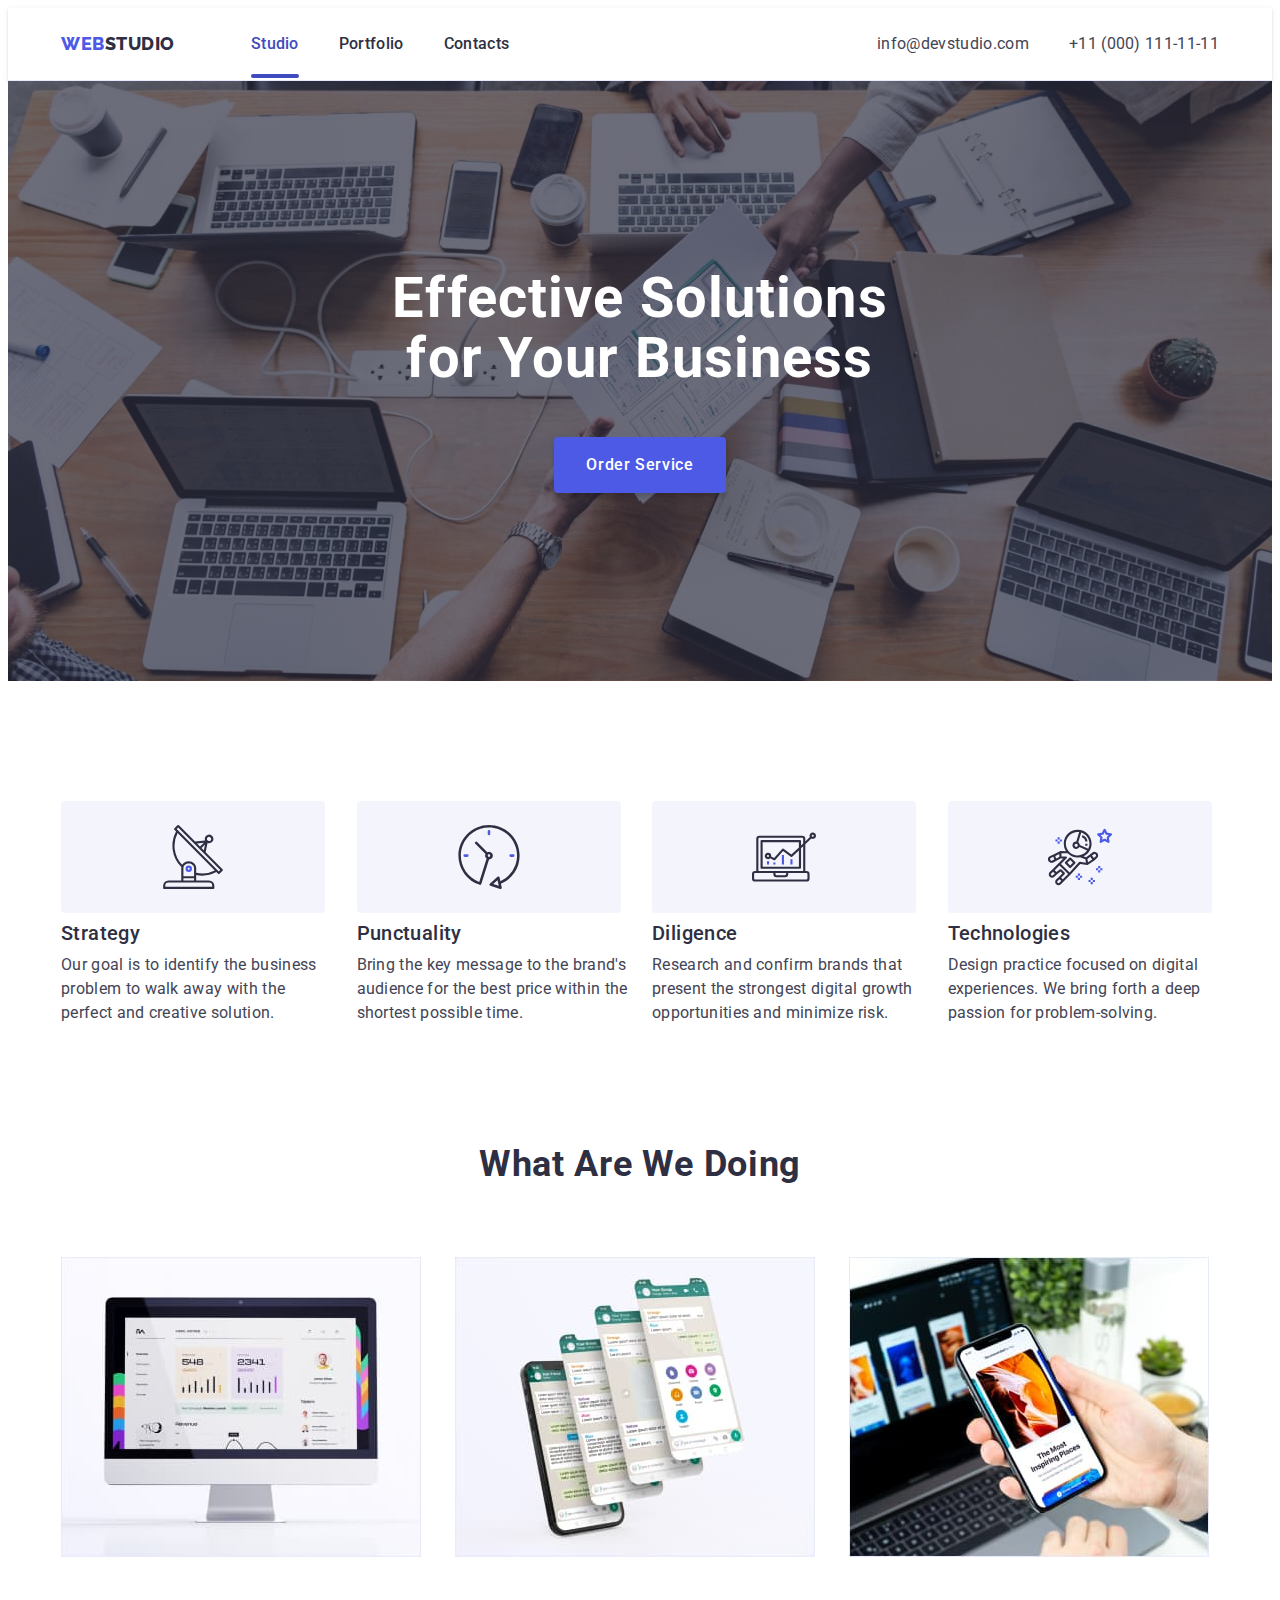
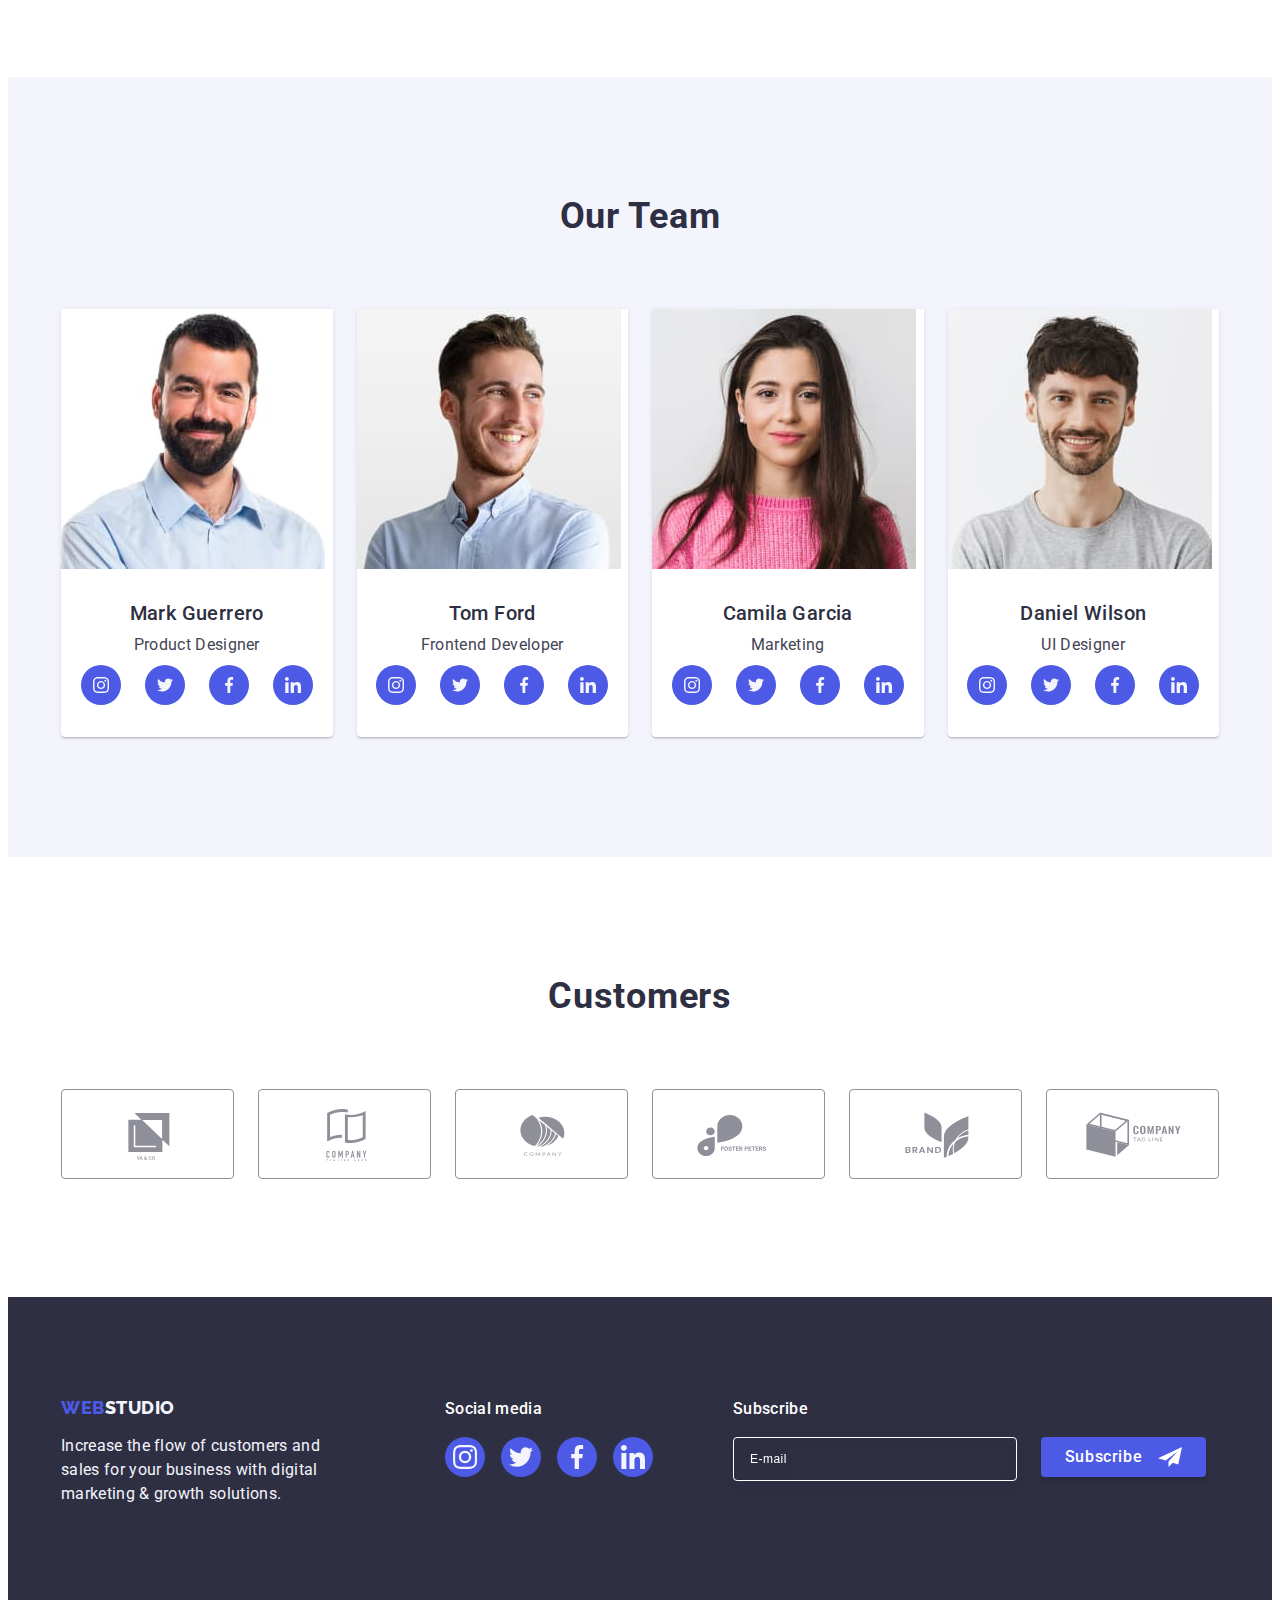
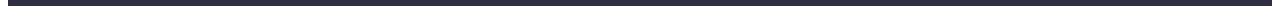
<file: index.html>
<!DOCTYPE html>
<html lang="en">
  <head>
    <meta charset="UTF-8" />
    <meta http-equiv="X-UA-Compatible" content="IE=edge" />
    <meta name="viewport" content="width=device-width, initial-scale=1.0" />
    <title>Студія</title>
    <link rel="preconnect" href="https://fonts.googleapis.com" />
    <link rel="preconnect" href="https://fonts.gstatic.com" crossorigin />
    <link
      href="https://fonts.googleapis.com/css2?family=Raleway:wght@800&family=Roboto:wght@400;500;700;900&display=swap"
      rel="stylesheet"
    />
    <link
      rel="stylesheet"
      href="https://cdnjs.cloudflare.com/ajax/libs/modern-normalize/2.0.0/modern-normalize.min.css"
      integrity="sha512-4xo8blKMVCiXpTaLzQSLSw3KFOVPWhm/TRtuPVc4WG6kUgjH6J03IBuG7JZPkcWMxJ5huwaBpOpnwYElP/m6wg=="
      crossorigin="anonymous"
      referrerpolicy="no-referrer"
    />
    <link rel="stylesheet" href="./css/styles.css" />
  </head>
  <body>
    <header class="header">
      <div class="container header-container">
        <nav class="header-nav">
          <a href="./index.html" class="header-logo link"
            >Web<span class="header-logo-part">Studio</span></a
          >
          <ul class="header-menu list">
            <li class="header-menu-item">
              <a class="header-menu-link link current" href="./index.html">Studio</a>
            </li>
            <li class="header-menu-item">
              <a class="header-menu-link link" href="./portfolio.html">Portfolio</a>
            </li>
            <li class="header-menu-item">
              <a class="header-menu-link link" href="">Contacts</a>
            </li>
          </ul>
        </nav>
        <address class="header-address">
          <ul class="header-contacts list">
            <li class="header-contacts-item">
              <a class="header-contacts-link link" href="mailto:info@devstudio.com"
                >info@devstudio.com</a
              >
            </li>
            <li class="header-contacts-item">
              <a class="header-contacts-link link" href="tel:+110001111111">+11 (000) 111-11-11</a>
            </li>
          </ul>
        </address>
      </div>
    </header>

    <main>
      <section class="hero">
        <div class="container hero-container">
          <h1 class="hero-title">Effective Solutions for Your Business</h1>
          <button class="hero-btn" type="button" data-modal-open>Order Service</button>
        </div>
      </section>
      <section class="benefits">
        <div class="container benefits-container">
          <h2 class="visually-hidden">benefits</h2>
          <ul class="benefits-list list">
            <li class="benefits-list-item">
              <div class="benefits-list-wrap">
                <svg class="benefits-list-icon" width="64" height="64">
                  <use href="./images/icons.svg#icon-antenna"></use>
                </svg>
              </div>
              <h3 class="benefits-list-subtitle">Strategy</h3>
              <p class="benefits-list-text">
                Our goal is to identify the business problem to walk away with the perfect and
                creative solution.
              </p>
            </li>
            <li class="benefits-list-item">
              <div class="benefits-list-wrap">
                <svg class="benefits-list-icon" width="64" height="64">
                  <use href="./images/icons.svg#icon-clock"></use>
                </svg>
              </div>
              <h3 class="benefits-list-subtitle">Punctuality</h3>
              <p class="benefits-list-text">
                Bring the key message to the brand's audience for the best price within the shortest
                possible time.
              </p>
            </li>
            <li class="benefits-list-item">
              <div class="benefits-list-wrap">
                <svg class="benefits-list-icon" width="64" height="64">
                  <use href="./images/icons.svg#icon-diagram"></use>
                </svg>
              </div>
              <h3 class="benefits-list-subtitle">Diligence</h3>
              <p class="benefits-list-text">
                Research and confirm brands that present the strongest digital growth opportunities
                and minimize risk.
              </p>
            </li>
            <li class="benefits-list-item">
              <div class="benefits-list-wrap">
                <svg class="benefits-list-icon" width="64" height="64">
                  <use href="./images/icons.svg#icon-astronaut"></use>
                </svg>
              </div>
              <h3 class="benefits-list-subtitle">Technologies</h3>
              <p class="benefits-list-text">
                Design practice focused on digital experiences. We bring forth a deep passion for
                problem-solving.
              </p>
            </li>
          </ul>
        </div>
      </section>
      <section class="task">
        <div class="container task-container">
          <h2 class="task-title">What are we doing</h2>
          <ul class="task-list list">
            <li class="task-item-list">
              <img src="./images/box-1.jpg" alt="desktop" width="360" height="300" />
            </li>
            <li class="task-item-list">
              <img src="./images/box-2.jpg" alt="program in the phone" width="360" height="300" />
            </li>
            <li class="task-item-list">
              <img src="./images/box-3.jpg" alt="phone" width="360" height="300" />
            </li>
          </ul>
        </div>
      </section>
      <section class="team">
        <div class="container team-container">
          <h2 class="team-title">Our Team</h2>
          <ul class="team-list list">
            <li class="team-list-item">
              <img src="./images/worker-1.jpg" alt="Mark Guerrero" width="264" height="260" />
              <div class="team-wrap">
                <h3 class="team-list-subtitle">Mark Guerrero</h3>
                <p class="team-list-text">Product Designer</p>

                <ul class="team-soc-list">
                  <li class="team-soc-item">
                    <a
                      class="team-list-link link"
                      href=""
                      target="_blank"
                      rel="noopener noreferrer"
                    >
                      <svg class="team-list-icon" width="16" height="16">
                        <use href="./images/icons.svg#icon-instagram"></use>
                      </svg>
                    </a>
                  </li>
                  <li class="team-soc-item">
                    <a
                      class="team-list-link link"
                      href=""
                      target="_blank"
                      rel="noopener noreferrer"
                    >
                      <svg class="team-list-icon" width="16" height="16">
                        <use href="./images/icons.svg#icon-twitter"></use>
                      </svg>
                    </a>
                  </li>
                  <li class="team-soc-item">
                    <a
                      class="team-list-link link"
                      href=""
                      target="_blank"
                      rel="noopener noreferrer"
                    >
                      <svg class="team-list-icon" width="16" height="16">
                        <use href="./images/icons.svg#icon-facebook"></use>
                      </svg>
                    </a>
                  </li>
                  <li class="team-soc-item">
                    <a
                      class="team-list-link link"
                      href=""
                      target="_blank"
                      rel="noopener noreferrer"
                    >
                      <svg class="team-list-icon" width="16" height="16">
                        <use href="./images/icons.svg#icon-linkedin"></use>
                      </svg>
                    </a>
                  </li>
                </ul>
              </div>
            </li>
            <li class="team-list-item">
              <img src="./images/worker-2.jpg" alt="Tom Ford" width="264" height="260" />
              <div class="team-wrap">
                <h3 class="team-list-subtitle">Tom Ford</h3>
                <p class="team-list-text">Frontend Developer</p>
                <ul class="team-soc-list">
                  <li class="team-soc-item">
                    <a
                      class="team-list-link link"
                      href=""
                      target="_blank"
                      rel="noopener noreferrer"
                    >
                      <svg class="team-list-icon" width="16" height="16">
                        <use href="./images/icons.svg#icon-instagram"></use>
                      </svg>
                    </a>
                  </li>
                  <li class="team-soc-item">
                    <a
                      class="team-list-link link"
                      href=""
                      target="_blank"
                      rel="noopener noreferrer"
                    >
                      <svg class="team-list-icon" width="16" height="16">
                        <use href="./images/icons.svg#icon-twitter"></use>
                      </svg>
                    </a>
                  </li>
                  <li class="team-soc-item">
                    <a
                      class="team-list-link link"
                      href=""
                      target="_blank"
                      rel="noopener noreferrer"
                    >
                      <svg class="team-list-icon" width="16" height="16">
                        <use href="./images/icons.svg#icon-facebook"></use>
                      </svg>
                    </a>
                  </li>
                  <li class="team-soc-item">
                    <a
                      class="team-list-link link"
                      href=""
                      target="_blank"
                      rel="noopener noreferrer"
                    >
                      <svg class="team-list-icon" width="16" height="16">
                        <use href="./images/icons.svg#icon-linkedin"></use>
                      </svg>
                    </a>
                  </li>
                </ul>
              </div>
            </li>
            <li class="team-list-item">
              <img src="./images/worker-3.jpg" alt="Camila Garcia" width="264" height="260" />
              <div class="team-wrap">
                <h3 class="team-list-subtitle">Camila Garcia</h3>
                <p class="team-list-text">Marketing</p>

                <ul class="team-soc-list">
                  <li class="team-soc-item">
                    <a
                      class="team-list-link link"
                      href=""
                      target="_blank"
                      rel="noopener noreferrer"
                    >
                      <svg class="team-list-icon" width="16" height="16">
                        <use href="./images/icons.svg#icon-instagram"></use>
                      </svg>
                    </a>
                  </li>
                  <li class="team-soc-item">
                    <a
                      class="team-list-link link"
                      href=""
                      target="_blank"
                      rel="noopener noreferrer"
                    >
                      <svg class="team-list-icon" width="16" height="16">
                        <use href="./images/icons.svg#icon-twitter"></use>
                      </svg>
                    </a>
                  </li>
                  <li class="team-soc-item">
                    <a
                      class="team-list-link link"
                      href=""
                      target="_blank"
                      rel="noopener noreferrer"
                    >
                      <svg class="team-list-icon" width="16" height="16">
                        <use href="./images/icons.svg#icon-facebook"></use>
                      </svg>
                    </a>
                  </li>
                  <li class="team-soc-item">
                    <a
                      class="team-list-link link"
                      href=""
                      target="_blank"
                      rel="noopener noreferrer"
                    >
                      <svg class="team-list-icon" width="16" height="16">
                        <use href="./images/icons.svg#icon-linkedin"></use>
                      </svg>
                    </a>
                  </li>
                </ul>
              </div>
            </li>
            <li class="team-list-item">
              <img src="./images/worker-4.jpg" alt="Daniel Wilson" width="264" height="260" />
              <div class="team-wrap">
                <h3 class="team-list-subtitle">Daniel Wilson</h3>
                <p class="team-list-text">UI Designer</p>

                <ul class="team-soc-list">
                  <li class="team-soc-item">
                    <a
                      class="team-list-link link"
                      href=""
                      target="_blank"
                      rel="noopener noreferrer"
                    >
                      <svg class="team-list-icon" width="16" height="16">
                        <use href="./images/icons.svg#icon-instagram"></use>
                      </svg>
                    </a>
                  </li>
                  <li class="team-soc-item">
                    <a
                      class="team-list-link link"
                      href=""
                      target="_blank"
                      rel="noopener noreferrer"
                    >
                      <svg class="team-list-icon" width="16" height="16">
                        <use href="./images/icons.svg#icon-twitter"></use>
                      </svg>
                    </a>
                  </li>
                  <li class="team-soc-item">
                    <a
                      class="team-list-link link"
                      href=""
                      target="_blank"
                      rel="noopener noreferrer"
                    >
                      <svg class="team-list-icon" width="16" height="16">
                        <use href="./images/icons.svg#icon-facebook"></use>
                      </svg>
                    </a>
                  </li>
                  <li class="team-soc-item">
                    <a
                      class="team-list-link link"
                      href=""
                      target="_blank"
                      rel="noopener noreferrer"
                    >
                      <svg class="team-list-icon" width="16" height="16">
                        <use href="./images/icons.svg#icon-linkedin"></use>
                      </svg>
                    </a>
                  </li>
                </ul>
              </div>
            </li>
          </ul>
        </div>
      </section>
      <section class="customers">
        <div class="container customers-container">
          <h2 class="customers-title">Customers</h2>
          <ul class="customers-list list">
            <li class="customers-list-item">
              <a class="customers-list-link link" href="">
                <svg class="customers-list-icon" width="104" height="56">
                  <use href="./images/icons.svg#icon-logo-1"></use>
                </svg>
              </a>
            </li>
            <li class="customers-list-item">
              <a class="customers-list-link link" href="">
                <svg class="customers-list-icon" width="104" height="56">
                  <use href="./images/icons.svg#icon-logo-2"></use>
                </svg>
              </a>
            </li>
            <li class="customers-list-item">
              <a class="customers-list-link link" href="">
                <svg class="customers-list-icon" width="104" height="56">
                  <use href="./images/icons.svg#icon-logo-3"></use>
                </svg>
              </a>
            </li>
            <li class="customers-list-item">
              <a class="customers-list-link link" href="">
                <svg class="customers-list-icon" width="104" height="56">
                  <use href="./images/icons.svg#icon-logo-4"></use>
                </svg>
              </a>
            </li>
            <li class="customers-list-item">
              <a class="customers-list-link link" href="">
                <svg class="customers-list-icon" width="104" height="56">
                  <use href="./images/icons.svg#icon-logo-5"></use>
                </svg>
              </a>
            </li>
            <li class="customers-list-item">
              <a class="customers-list-link link" href="">
                <svg class="customers-list-icon" width="104" height="56">
                  <use href="./images/icons.svg#icon-logo-6"></use>
                </svg>
              </a>
            </li>
          </ul>
        </div>
      </section>
    </main>

    <footer class="footer">
      <div class="container footer-container">
        <div class="footer-logo-wrap">
          <a class="footer-logo link" href="./index.html"
            >Web<span class="footer-logo-part">Studio</span></a
          >
          <p class="footer-text">
            Increase the flow of customers and sales for your business with digital marketing &
            growth solutions.
          </p>
        </div>
        <div class="footer-icon-wrap">
          <p class="footer-icon-text">Social media</p>
          <ul class="footer-icon-list">
            <li class="footer-icon-item">
              <a class="footer-list-link link" href="" target="_blank" rel="noopener noreferrer">
                <svg class="footer-list-icon" width="24" height="24">
                  <use href="./images/icons.svg#icon-instagram"></use>
                </svg>
              </a>
            </li>
            <li class="footer-icon-item">
              <a class="footer-list-link link" href="" target="_blank" rel="noopener noreferrer">
                <svg class="footer-list-icon" width="24" height="24">
                  <use href="./images/icons.svg#icon-twitter"></use>
                </svg>
              </a>
            </li>
            <li class="footer-icon-item">
              <a class="footer-list-link link" href="" target="_blank" rel="noopener noreferrer">
                <svg class="footer-list-icon" width="24" height="24">
                  <use href="./images/icons.svg#icon-facebook"></use>
                </svg>
              </a>
            </li>
            <li class="footer-icon-item">
              <a class="footer-list-link link" href="" target="_blank" rel="noopener noreferrer">
                <svg class="footer-list-icon" width="24" height="24">
                  <use href="./images/icons.svg#icon-linkedin"></use>
                </svg>
              </a>
            </li>
          </ul>
        </div>
        <div class="footer-subscripe">
          <p class="footer-subsripe-title">Subscribe</p>
          <form class="form-subscripe">
          <label class="footer-label" for="subscripe-email">
          <input class="footer-input" name="email" id="subscripe-email" type="email" placeholder="E-mail"></label>
        
        <button type="submit" class="footer-btn">Subscribe<svg class="footer-subscripe-icon" width="24" height="24">
          <use href="./images/icons.svg#icon-plane"></use>
        </svg> </button>
        </form>
      </div>
      </div>
    </footer>

    <div class="backdrop is-hidden" data-modal>
      <div class="backdrop-modal">
        <button type="button" class="backdrop-btn-close" data-modal-close>
          <svg class="backdrop-icon" width="8" height="8">
            <use href="./images/icons.svg#icon-close-black"></use>
          </svg>
        </button>
        <p class="backdrop-title">Leave your contacts and we will call you back</p>
        <form class="backdrop-form">
          <div class="backdrop-field">
            <label class="backdrop-label" for="user-name">Name</label>
          <div class="input-wrap">
            <input name="user-name"  class="backdrop-input" type="text" id="user-name">
          <svg class="backdrop-field-icon" width="18" height="24">
            <use href="./images/icons.svg#icon-person"></use></svg>
          </div>
          </div>
          
          <div class="backdrop-field">
            <label class="backdrop-label" for="user-tel">Phone</label>
            <div class="input-wrap">
              <input name="user-tel"  class="backdrop-input" type="tel" id="user-tel">
            <svg class="backdrop-field-icon" width="18" height="24">
              <use href="./images/icons.svg#icon-phone"></use></svg>
            </div>
          </div>
          <div class="backdrop-field">
            <label class="backdrop-label" for="user-email">Email</label>
            <div class="input-wrap">
              <input name="user-email"  class="backdrop-input" type="email" id="user-email">
            <svg class="backdrop-field-icon" width="18" height="24">
              <use href="./images/icons.svg#icon-email"></use></svg>
            </div>
          </div>
          <div class="backdrop-textarea-field">
            <label class="backdrop-label" for="user-comment">Comment</label>
            <textarea class="backdrop-textarea" id="user-comment" name="user-comment" placeholder="Text input" ></textarea>
          </div>
          <div class="check-wrap">
            <input type="checkbox" name="user-privacy" id="user-privacy" class="input-check visually-hidden" value="true">
            <label class="check-text" for="user-privacy">
             <span class="check-span"> <svg class="check-icon" width="10" height="8">
              <use href="./images/icons.svg#icon-check"></use></svg></span> I accept the terms and conditions of the <a class="check-link" href="">Privacy Policy</a></label>
          </div>
          <button class="backdrop-btn-send" type="submit">Send</button>
        </form>
      </div>
    </div>
    <script src="./js/modal.js"></script>
  </body>
</html>
</file>
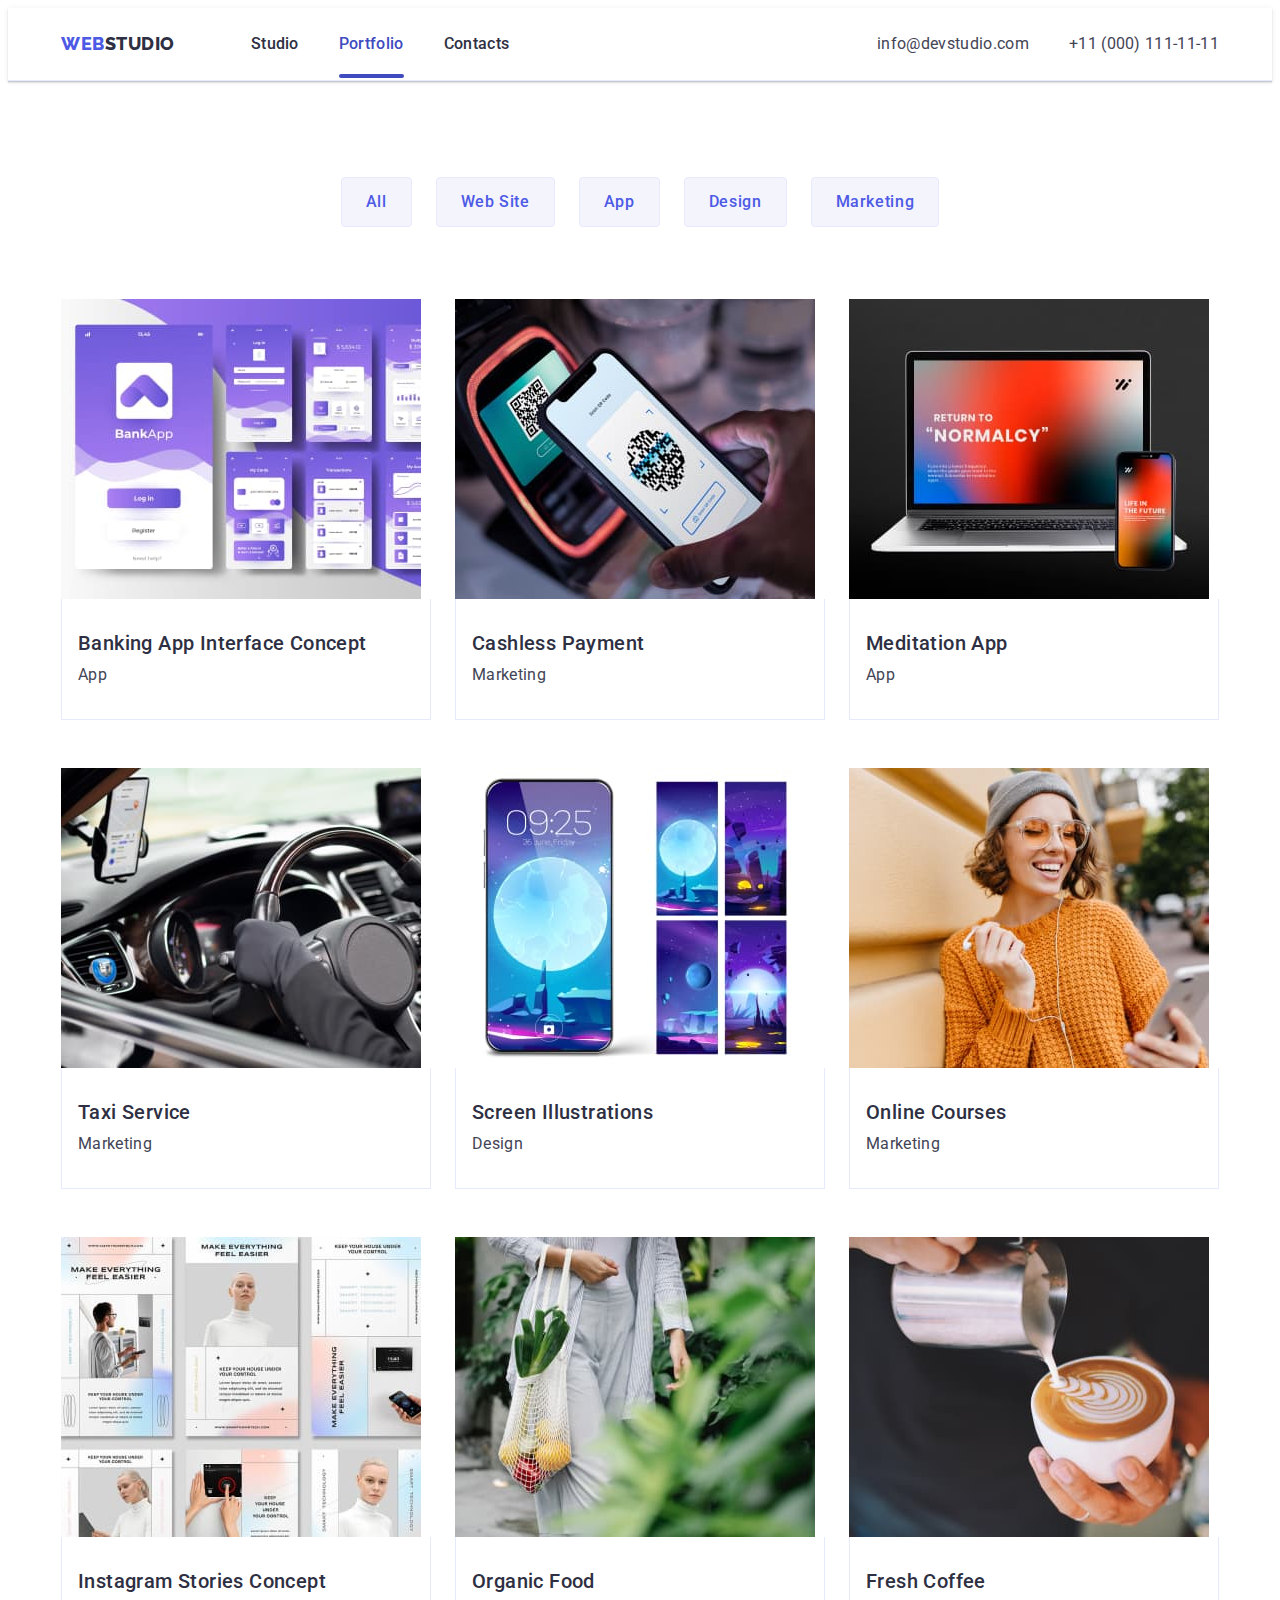
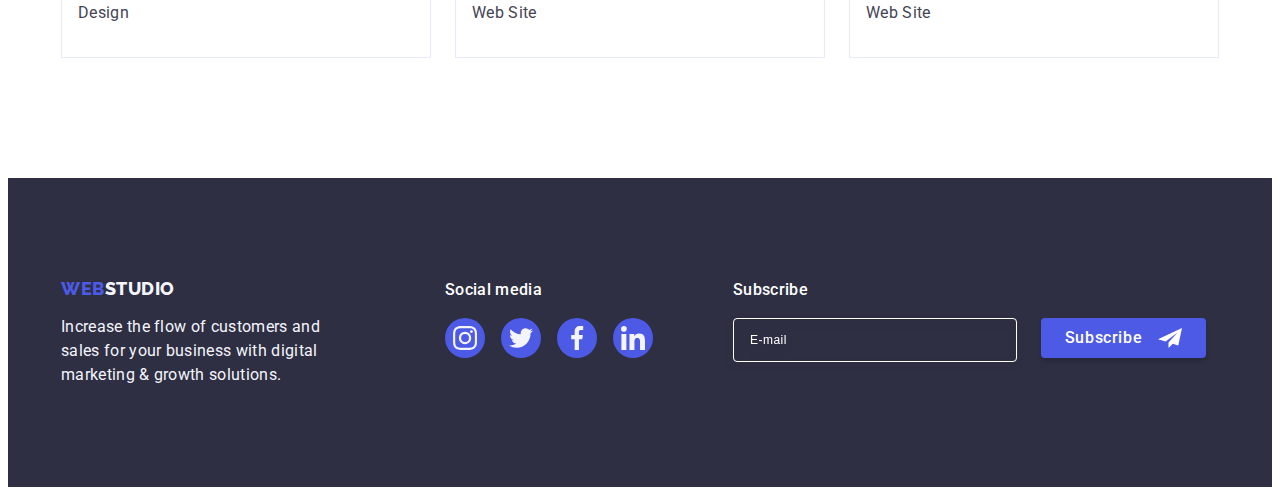
<file: portfolio.html>
<!DOCTYPE html>
<html lang="en">

<head>
  <meta charset="UTF-8" />
  <meta http-equiv="X-UA-Compatible" content="IE=edge" />
  <meta name="viewport" content="width=device-width, initial-scale=1.0" />
  <title>Студія</title>
  <link rel="preconnect" href="https://fonts.googleapis.com" />
  <link rel="preconnect" href="https://fonts.gstatic.com" crossorigin />
  <link href="https://fonts.googleapis.com/css2?family=Raleway:wght@800&family=Roboto:wght@400;500;700;900&display=swap"
    rel="stylesheet" />
  <link rel="stylesheet" href="https://cdnjs.cloudflare.com/ajax/libs/modern-normalize/2.0.0/modern-normalize.min.css"
    integrity="sha512-4xo8blKMVCiXpTaLzQSLSw3KFOVPWhm/TRtuPVc4WG6kUgjH6J03IBuG7JZPkcWMxJ5huwaBpOpnwYElP/m6wg=="
    crossorigin="anonymous" referrerpolicy="no-referrer" />
  <link rel="stylesheet" href="./css/styles.css" />
  <body>
    <header class="header">
      <div class="container header-container">
        <nav class="header-nav">
          <a href="./index.html" class="header-logo link"
            >Web<span class="header-logo-part">Studio</span></a
          >
          <ul class="header-menu list">
            <li class="header-menu-item">
              <a class="header-menu-link link" href="./index.html">Studio</a>
            </li>
            <li class="header-menu-item">
              <a class="header-menu-link link current" href="./portfolio.html">Portfolio</a>
            </li>
            <li class="header-menu-item">
              <a class="header-menu-link link" href="">Contacts</a>
            </li>
          </ul>
        </nav>
        <address class="header-address">
          <ul class="header-contacts list">
            <li class="header-contacts-item">
              <a class="header-contacts-link link" href="mailto:info@devstudio.com"
                >info@devstudio.com</a
              >
            </li>
            <li class="header-contacts-item">
              <a class="header-contacts-link link" href="tel:+110001111111">+11 (000) 111-11-11</a>
            </li>
          </ul>
        </address>
      </div>
    </header>
    <main>
      <section class="projects">
        <div class="container projects-container">
          <h1 class="visually-hidden">Our works</h1>
          <ul class="projects-menu list">
            <li class="projects-menu-item">
              <button class="projects-menu-btn" type="button">All</button>
            </li>
            <li class="projects-menu-item">
              <button class="projects-menu-btn" type="button">Web Site</button>
            </li>
            <li class="projects-menu-item">
              <button class="projects-menu-btn" type="button">App</button>
            </li>
            <li class="projects-menu-item">
              <button class="projects-menu-btn" type="button">Design</button>
            </li>
            <li class="projectsmenut-item">
              <button class="projects-menu-btn" type="button">Marketing</button>
            </li>
          </ul>
          <ul class="projects-list list">
            <li class="projects-list-item">
                <a href="" class="projects-list-link link">
                  <div class="projects-img-wrap">
                    <img src="./images/project-1.jpg" width="360" height="300" alt="Bank app" />
                    
                      <p class="projects-cover-text">14 Stylish and User-Friendly App Design Concepts · Task Manager App · Calorie Tracker App · Exotic Fruit Ecommerce App · Cloud Storage App
                      </p>
                    
                  </div>
                  <div class="projects-wrap">
              <h2 class="projects-list-subtitle">Banking App Interface Concept</h2>
                <p class="projects-list-text">App</p>
              </div>
              </a>
            </li>
            <li class="projects-list-item">
      
                <a href="" class="projects-list-link link">

                  <div class="projects-img-wrap">
                    <img src="./images/project-2.jpg" width="360" height="300" alt="Cashless payment" />
                    
                      <p class="projects-cover-text">14 Stylish and User-Friendly App Design Concepts · Task Manager App · Calorie Tracker App · Exotic Fruit Ecommerce App · Cloud Storage App
                      </p>
                    
                  </div>
              <div class="projects-wrap">
                <h2 class="projects-list-subtitle">Cashless Payment</h2>
                <p class="projects-list-text">Marketing</p>
                </div>
              </a>
              
            </li>
            <li class="projects-list-item">
            
                <a href="" class="projects-list-link link">
                  <div class="projects-img-wrap">
                    <img src="./images/project-3.jpg" width="360" height="300" alt="Meditation app" />
                    
                      <p class="projects-cover-text">14 Stylish and User-Friendly App Design Concepts · Task Manager App · Calorie Tracker App · Exotic Fruit Ecommerce App · Cloud Storage App
                      </p>
                   
                  </div>
                <div class="projects-wrap">
                <h2 class="projects-list-subtitle">Meditation App</h2>
                <p class="projects-list-text">App</p>
                    </div>
              </a>
         
            </li>
            <li class="projects-list-item">
              
                <a href="" class="projects-list-link link">
                  <div class="projects-img-wrap">
                    <img src="./images/project-4.jpg" width="360" height="300" alt="Taxi service" />
                    
                      <p class="projects-cover-text">14 Stylish and User-Friendly App Design Concepts · Task Manager App · Calorie Tracker App · Exotic Fruit Ecommerce App · Cloud Storage App
                      </p>
                    
                  </div>
              <div class="projects-wrap">
                <h2 class="projects-list-subtitle">Taxi Service</h2>
                <p class="projects-list-text">Marketing</p>
                </div>
              </a>
             
            </li>
            <li class="projects-list-item">
              
                <a href="" class="projects-list-link link">
                  <div class="projects-img-wrap">
                    <img src="./images/project-5.jpg" width="360" height="300" alt="Screen Illustrations" />
                    
                      <p class="projects-cover-text">14 Stylish and User-Friendly App Design Concepts · Task Manager App · Calorie Tracker App · Exotic Fruit Ecommerce App · Cloud Storage App
                      </p>
                    
                  </div>
              <div class="projects-wrap">
                <h2 class="projects-list-subtitle">Screen Illustrations</h2>
                <p class="projects-list-text">Design</p>
                </div>
              </a>
              
            </li>
            <li class="projects-list-item">
              
                <a href="" class="projects-list-link link">
                  <div class="projects-img-wrap">
                    <img src="./images/project-6.jpg" width="360" height="300" alt="Girl holding  gold phone" />
                    
                      <p class="projects-cover-text">14 Stylish and User-Friendly App Design Concepts · Task Manager App · Calorie Tracker App · Exotic Fruit Ecommerce App · Cloud Storage App
                      </p>
                    
                  </div>
              <div class="projects-wrap">
                <h2 class="projects-list-subtitle">Online Courses</h2>
                <p class="projects-list-text">Marketing</p>
                </div>
              </a>
              
            </li>
            <li class="projects-list-item">
              
                <a href="" class="projects-list-link link">
                  <div class="projects-img-wrap">
                    <img src="./images/project-7.jpg" width="360" height="300" alt="Instagram stories Concept" />
                    
                      <p class="projects-cover-text">14 Stylish and User-Friendly App Design Concepts · Task Manager App · Calorie Tracker App · Exotic Fruit Ecommerce App · Cloud Storage App
                      </p>
                    
                  </div>
              <div class="projects-wrap">
                <h2 class="projects-list-subtitle">Instagram Stories Concept</h2>
                <p class="projects-list-text">Design</p>
                </div>
              </a>
              
            </li>
            <li class="projects-list-item">
              
                <a href="" class="projects-list-link link">
                  <div class="projects-img-wrap">
                    <img src="./images/project-8.jpg" width="360" height="300" alt="Food in the bag" />
                    
                      <p class="projects-cover-text">14 Stylish and User-Friendly App Design Concepts · Task Manager App · Calorie Tracker App · Exotic Fruit Ecommerce App · Cloud Storage App
                      </p>
                    
                  </div>
              <div class="projects-wrap">
                <h2 class="projects-list-subtitle">Organic Food</h2>
                <p class="projects-list-text">Web Site</p>
              </div>
              </a>
              
            </li>
            <li class="projects-list-item">
             
                <a href="" class="projects-list-link link">
                  <div class="projects-img-wrap">
                    <img src="./images/project-9.jpg" width="360" height="300" alt="Fresh Coffee" />
                 
                      <p class="projects-cover-text">14 Stylish and User-Friendly App Design Concepts · Task Manager App · Calorie Tracker App · Exotic Fruit Ecommerce App · Cloud Storage App
                      </p>
                    
                  </div>
              <div class="projects-wrap">
                <h2 class="projects-list-subtitle">Fresh Coffee</h2>
                <p class="projects-list-text">Web Site</p>
              </div>
              </a>
              
            </li>
          </ul>
        </div>
      </section>
    </main>

  <footer class="footer">
    <div class="container footer-container">
      <div class="footer-logo-wrap">
        <a class="footer-logo link" href="./index.html">Web<span class="footer-logo-part">Studio</span></a>
        <p class="footer-text">
          Increase the flow of customers and sales for your business with digital marketing &
          growth solutions.
        </p>
      </div>
      <div class="footer-icon-wrap">
        <p class="footer-icon-text">Social media</p>
        <ul class="footer-icon-list">
          <li class="footer-icon-item">
            <a class="footer-list-link link" href="" target="_blank" rel="noopener noreferrer">
              <svg class="footer-list-icon" width="24" height="24">
                <use href="./images/icons.svg#icon-instagram"></use>
              </svg>
            </a>
          </li>
          <li class="footer-icon-item">
            <a class="footer-list-link link" href="" target="_blank" rel="noopener noreferrer">
              <svg class="footer-list-icon" width="24" height="24">
                <use href="./images/icons.svg#icon-twitter"></use>
              </svg>
            </a>
          </li>
          <li class="footer-icon-item">
            <a class="footer-list-link link" href="" target="_blank" rel="noopener noreferrer">
              <svg class="footer-list-icon" width="24" height="24">
                <use href="./images/icons.svg#icon-facebook"></use>
              </svg>
            </a>
          </li>
          <li class="footer-icon-item">
            <a class="footer-list-link link" href="" target="_blank" rel="noopener noreferrer">
              <svg class="footer-list-icon" width="24" height="24">
                <use href="./images/icons.svg#icon-linkedin"></use>
              </svg>
            </a>
          </li>
        </ul>
      </div>
      <div class="footer-subscripe">
        <p class="footer-subsripe-title">Subscribe</p>
        <form class="form-subscripe">
          <label class="footer-label" for="subscripe-email">
          <input class="footer-input" name="email" id="subscripe-email" type="email" placeholder="E-mail"></label>
  
          <button type="submit" class="footer-btn">Subscribe<svg class="footer-subscripe-icon" width="24" height="24">
              <use href="./images/icons.svg#icon-plane"></use>
            </svg> </button>
        </form>
      </div>
    </div>
  </footer>
  </body>
</html>
</file>
<file: css/styles.css>
:root {
  --main-color: #2e2f42;
  --second-color: #4d5ae5;
  --hover-color: #404bbf;
  --text-color: #434455;
  --text-transiton: 250ms cubic-bezier(0.4, 0, 0.2, 1);
  --text--cloud: #404bbf;
}

body {
  font-family: 'Roboto', sans-serif;
  color: #434455;
  background: #ffffff;
}

h1,
h2,
h3,
h4,
h5,
h6,
p {
  margin: 0;
}

ul {
  list-style-type: none;
  margin-top: 0;
  margin-bottom: 0;
  padding-left: 0;
}

img {
  display: block;
  max-width: 100%;
  height: auto;
}

.link {
  text-decoration: none;
  
}

.list {
  list-style: none;
}

.container {
  width: 100%;
  width: 1158px;
  padding-left: 15px;
  padding-right: 15px;
  margin: 0 auto;
}

.visually-hidden {
  position: absolute;
  width: 1px;
  height: 1px;
  margin: -1px;
  border: 0;
  padding: 0;
  white-space: nowrap;
  clip-path: inset(100%);
  clip: rect(0 0 0 0);
  overflow: hidden;
}

/** ---------------------HEADER------------------ */
.header {
  border-bottom: 1px solid #E7E9FC;
  box-shadow: 0px 2px 1px rgba(46, 47, 66, 0.08), 0px 1px 1px rgba(46, 47, 66, 0.16), 0px 1px 6px rgba(46, 47, 66, 0.08);
}

.header-container {
  display: flex;
  
  
}

.header-nav {
  display: flex;
  align-items: center;
  margin-right: auto;
}
.header-logo {
  font-family: 'Raleway', sans-serif;
  font-weight: 800;
  font-size: 18px;
  line-height: 1.17;
  letter-spacing: 0.03em;
  text-transform: uppercase;
  color: var(--second-color);
  margin-right: 76px;
}

.header-logo-part {
  color: var(--main-color);
}

.header-menu {
  display: flex;
  gap: 40px;
}
.header-menu-item {
}
.header-menu-link {
  font-weight: 500;
  font-size: 16px;
  line-height: 1.5;
  letter-spacing: 0.02em;
  color: var(--main-color);
  padding: 24px 0;
  transition: color var(--text-transiton);
}

.header-menu-link:hover,
.header-menu-link:focus {
  color: var(--hover-color);
}

.current {
  position: relative;
  color: var(--hover-color);
}

.current::after {
position: absolute;
content: '';
width: 100%;
height: 4px;
background-color: var(--hover-color);
border-radius: 2px;
left: 0;
bottom: -1px;
}

.header-address {
  font-style: normal;
}
.header-contacts {
  display: flex;
  margin-left: auto;
  gap: 40px;
}
.header-contacts-item {
}
.header-contacts-link {
  font-size: 16px;
  line-height: 1.5;
  letter-spacing: 0.02em;
  text-align: center;
  color: #434455;
  display: block;
  padding: 24px 0;
  transition: color var(--text-transiton);
}
.header-contacts-link:hover,
.header-contacts-link:focus {
  color: var(--hover-color);
}

/** ---------------------HERO------------------ */

.hero {
  max-width: 1440px;
  background-color: var(--main-color);
  padding: 188px 0;
  background-image: linear-gradient(rgba(46, 47, 66, 0.7),
  rgba(46, 47, 66, 0.7)), url(../images/hero-bg.jpg);
  background-repeat: no-repeat;
  background-position: center;
  background-size: cover;
  margin-right: auto;
  margin-left: auto;
}

.hero-container {
 
}

.hero-title {
  font-weight: 700;
  font-size: 56px;
  line-height: 1.07;
  text-align: center;
  letter-spacing: 0.02em;
  color: #ffffff;
  margin-bottom: 48px;
  max-width: 496px;
  margin-right: auto;
  margin-left: auto;
}

.hero-btn {
  min-width: 169px;
  font-family: 'Roboto', sans-serif;
  font-style: normal;
  font-weight: 500;
  font-size: 16px;
  line-height: 1.5;
  letter-spacing: 0.04em;
  color: #ffffff;
  background-color: var(--second-color);
  cursor: pointer;
  display: block;
  padding: 16px 32px;
  margin-left: auto;
  margin-right: auto;
  box-shadow: 0px 4px 4px rgba(0, 0, 0, 0.15);
  border-radius: 4px;
  border: none;
  transition: background-color var(--text-transiton);
}

.hero-btn:hover,
.hero-btn:focus {
  background-color: var(--hover-color);
}

/** ---------------------BENEFITS------------------ */

.benefits {
  padding: 120px 0;
}

.benefits-container {
 
}

.benefits-list {
  display: flex;
  gap: 24px;
}

.benefits-list-item {
  width: calc((100% - 72px) / 4);
}

.benefits-list-wrap{
  display: flex;
  width: 264px;
  height: 112px;
  justify-content: center;
  align-items: center;
  background: #F4F4FD;
    border-radius: 4px;
    margin-bottom: 8px;
}

.benefits-list-icon{
 
}

.benefits-list-subtitle {
  font-weight: 500;
  font-size: 20px;
  line-height: 1.2;
  letter-spacing: 0.02em;
  color: var(--main-color);
  margin-bottom: 8px;
}

.benefits-list-text {
  font-size: 16px;
  line-height: 1.5;
  letter-spacing: 0.02em;
}

/** ---------------------TASK------------------ */

.task {
  padding-bottom: 120px;
}

.task-container {
  
}

.task-title {
  font-weight: 700;
  font-size: 36px;
  line-height: 1.11;
  letter-spacing: 0.02em;
  text-align: center;
  text-transform: capitalize;
  color: var(--main-color);
  margin-bottom: 72px;
}

.task-list {
  display: flex;
  gap: 24px;
}

.task-item-list {
  width: calc((100% - 48px) / 3);
}

/** ---------------------TEAM------------------ */

.team {
  background-color: #f4f4fd;
  padding: 120px 0;
}

.team-container {
 
}

.team-title {
  font-weight: 700;
  font-size: 36px;
  line-height: 1.11;
  letter-spacing: 0.02em;
  text-align: center;
  text-transform: capitalize;
  color: var(--main-color);
 
  margin-bottom: 72px;
}

.team-list {
  display: flex;
  gap: 24px;

}

.team-list-item {
  background-color: #ffffff;
  width: calc((100% - 24px * 3) / 4);
  border-radius: 0px 0px 4px 4px;
  box-shadow: 0px 1px 6px rgba(46, 47, 66, 0.08), 0px 1px 1px rgba(46, 47, 66, 0.16), 0px 2px 1px rgba(46, 47, 66, 0.08);
}

.team-wrap{
  padding: 32px 0;
  text-align: center;
}

.team-list-subtitle {
  font-weight: 500;
  font-size: 20px;
  line-height: 1.2;
  letter-spacing: 0.02em;
  color: var(--main-color);
  margin-bottom: 8px;
  
}

.team-list-text {
  font-weight: 400;
  font-size: 16px;
  line-height: 1.5;
  letter-spacing: 0.02em;
  margin-bottom: 8px;
 
}

/* .team-icon-wrap{
    display: flex;
      gap: 24px;

} */

.team-soc-list {
  display: flex;
  gap: 24px;
  justify-content: center;
}

.team-list-link{
  display: flex;
  justify-content: center;
  align-items: center;
  width: 40px;
  height: 40px;
  background-color: #4D5AE5;
  border-radius: 50%;
  transition: background-color 250ms cubic-bezier(0.4, 0, 0.2, 1);

}

.team-list-link:hover, .team-list-link:focus {
  background-color: #404bbf;
}

.team-list-icon {
  fill: #F4F4FD;
}

/** ---------------------CUSTOMERS------------------ */


.customers {
  padding: 120px 0;
}

.customers-container {}

.customers-title {
  font-weight: 700;
    font-size: 36px;
    line-height: 1.11;
    text-align: center;
    letter-spacing: 0.02em;
    color: var(--main-color);
    margin-bottom: 72px;
}

.customers-list {
  display: flex;
  justify-content: center;
  gap: 24px;
  
}

.customers-list-item {
width: calc((100% - 24px * 5) / 6);
height: 88px;

}

.customers-list-link {
  border: 1px solid #8E8F99;
    border-radius: 4px;
    color: #8E8F99;
    transition: color var(--text-transiton), border-color var(--text-transiton);
    display: flex;
  justify-content: center;
  align-items: center;
  height: 100%;
    
}


.customers-list-icon {
  fill: currentColor;
  margin: 16px 32px;
}

.customers-list-link:hover,.customers-list-link:focus {
  color: var(--hover-color);
  border-color: var(--hover-color)
}

.customers-list-link:hover .customers-list-icon {
  fill: currentColor;
}



/** ---------------------FOOTER------------------ */

.footer {
  background-color: var(--main-color);
  padding-top: 100px;
    padding-bottom: 100px;
}

.footer-container{
  display: flex;

  align-items: baseline;
}


.footer-logo {
  display: inline-block;
  font-family: 'Raleway', sans-serif;
  font-weight: 800;
  font-size: 18px;
  line-height: 1.17;
  letter-spacing: 0.03em;
  text-transform: uppercase;
  color: var(--second-color);
  margin-bottom: 16px;
}

.footer-logo-part {
  color: #f4f4fd;
}

.footer-logo-wrap{
  margin-right: 120px;
}

.footer-text {
  max-width: 264px;
  font-size: 16px;
  line-height: 1.5;
  letter-spacing: 0.02em;
  color: #f4f4fd;

}



.footer-icon-wrap {
  margin-right: 80px;
}
.footer-icon-text {
  font-weight: 500;
font-size: 16px;
line-height: 1.5;
letter-spacing: 0.02em;
color: #ffffff;
margin-bottom: 16px;
}
.footer-icon-list {
  display: flex;
  gap: 16px;
}
.footer-icon-item {
}
.footer-list-link {
  display: flex;
    justify-content: center;
    align-items: center;
    width: 40px;
    height: 40px;
    background-color: #4D5AE5;
    border-radius: 50%;
    transition: background-color 250ms cubic-bezier(0.4, 0, 0.2, 1);
}

.footer-list-link:hover, .footer-list-link:focus {
  background-color: #31D0AA;
}

.footer-list-icon {
  fill: #F4F4FD;
}



.footer-subscripe {
  
}

.form-subscripe {
  display: flex;
  gap: 24px;
}

.footer-subsripe-title {
  /* display: flex; */
margin-bottom: 16px;
font-weight: 500;
font-size: 16px;
line-height: 1.5;
letter-spacing: 0.02em;
color: #FFFFFF;
}

.footer-input {
  width: 264px;
  height: 40px;
  padding-left: 16px;
  display: flex;
  border: 1px solid #FFFFFF;
filter: drop-shadow(0px 4px 4px rgba(0, 0, 0, 0.15));
border-radius: 4px;
background-color: transparent;
color: #FFFFFF;
font-size: 12px;
line-height: 1.5;
letter-spacing: 0.04em;

}

.footer-input::placeholder{
  font-size: 12px;
line-height: 2;
letter-spacing: 0.04em;
color: #FFFFFF;
}

.footer-btn {
  min-width: 165px;
  height: 40px;
    font-family: 'Roboto', sans-serif;
    font-style: normal;
    font-weight: 500;
    font-size: 16px;
    line-height: 1.5;
    letter-spacing: 0.04em;
    color: #ffffff;
    background-color: var(--second-color);
    cursor: pointer;
    box-shadow: 0px 4px 4px rgba(0, 0, 0, 0.15);
    border-radius: 4px;
    border: none;
    transition: background-color var(--text-transiton);
    display: flex;
    justify-content: center;
    align-items: center;
    
}


.footer-btn:hover,
.footer-btn:focus {
  background-color: var(--hover-color);
}

.footer-subscripe-icon {
  fill: #ffffff;
  margin-left: 16px;
 
}


  

/** ---------------------PROJECTS------------------ */

.projects {
  padding-top: 96px;
  padding-bottom: 120px;
}

.projects-container{

}

.projects-menu {
  display: flex;
  justify-content: center;
  gap: 24px;
  margin-bottom: 72px;
}

.projects-menu-item {
  
 
}

.projects-menu-btn {
  font-family: inherit;
  font-weight: 500;
  font-size: 16px;
  line-height: 1.5;
  letter-spacing: 0.04em;
  color: var(--second-color);
  background-color: #f4f4fd;
  cursor: pointer;
  padding: 12px 24px;
  border-radius: 4px;
border: 1px solid #E7E9FC;
transition: color var(--text-transiton), background-color var(--text-transiton), border-color var(--text-transiton), box-shadow var(--text-transiton) ;
}

.projects-menu-btn:hover,
.projects-menu-btn:focus {
  background-color: var(--hover-color);
  color: #ffffff;
  border: 1px solid transparent;
  box-shadow: 0px 3px 1px rgba(0, 0, 0, 0.1), 0px 2px 1px rgba(0, 0, 0, 0.08), 0px 2px 2px rgba(0, 0, 0, 0.12);
}

.projects-list {
  display: flex;
  flex-wrap: wrap;
  column-gap: 24px;
    row-gap: 48px;
}

.projects-list-item {
  width: calc((100% - 48px)/3);
  
}

.projects-list-link {
  display: block;
  transition: box-shadow var(--text-transiton);
}

.projects-list-link:hover, .projects-list-link:focus {
  box-shadow: 0px 1px 6px rgba(46, 47, 66, 0.08), 0px 1px 1px rgba(46, 47, 66, 0.16), 0px 2px 1px rgba(46, 47, 66, 0.08);
}


.projects-list-link:hover .projects-cover-text, .projects-list-link:focus .projects-cover-text  {
  transform: translateY(0);
}

.projects-wrap{
  padding: 32px 16px;
  border: 1px solid #E7E9FC;
  border-top: none;
}

.projects-list-subtitle {
  font-weight: 500;
  font-size: 20px;
  line-height: 1.2;
  letter-spacing: 0.02em;
  color: var(--main-color);
  margin-bottom: 8px;
}

.projects-list-text {
  font-weight: 400;
  font-size: 16px;
  line-height: 1.5;
  letter-spacing: 0.02em;
  color: var(--text-color);
}

.projects-img-wrap {
  position: relative;
  overflow: hidden;
}
.projects-cover-block {
 
  
}
.projects-cover-text {
  font-size: 16px;
line-height: 1.5;
letter-spacing: 0.02em;
color: #F4F4FD;
position: absolute;
background-color: var(--second-color);
top: 0;
left: 0;
padding: 40px 32px;
height: 100%;
transform: translateY(100%);
transition: transform var(--text-transiton);

}


}

                                                    /** ---------------------BACKDROP------------------ */

.backdrop {
  position: fixed;
  top: 0;
  left: 0;
  width: 100%;
height: 100%;
background-color: rgba(46, 47, 66, 0.4);
transition: opacity var(--text-transiton), visibility var(--text-transiton);
}

.backdrop-modal {
  position: absolute;
  top: 50%;
  left: 50%;
  transform: translate(-50%, -50%) scaleY(1);
  transition:  transform var(--text-transiton);
  width: 408px;
  min-height: 584px;
  background: #FCFCFC;
box-shadow: 0px 1px 1px rgba(0, 0, 0, 0.14), 0px 1px 3px rgba(0, 0, 0, 0.12), 0px 2px 1px rgba(0, 0, 0, 0.2);
border-radius: 4px;
padding: 72px 24px 24px 24px;
}

.backdrop.is-hidden .backdrop-modal {
  transform: translate(-50%, -50%) scaleY(0);
}

.backdrop-btn-close {
  position: absolute;
  top: 24px;
  right: 24px;
  width: 24px;
  height: 24px;
  background-color: #E7E9FC;
border: 1px solid rgba(0, 0, 0, 0.1);
border-radius: 50%;
cursor: pointer;
display: flex;
    align-items: center;
    justify-content: center;
    padding: 0;
    transition: background-color var(--text-transiton), border var(--text-transiton);
}


.backdrop-btn-close:hover, .backdrop-btn-close:focus {
  background-color: var(--hover-color);
border-radius: 4px;
border: none;
border-radius: 50%;
box-shadow: 0px 3px 1px rgba(0, 0, 0, 0.1), 0px 2px 1px rgba(0, 0, 0, 0.08), 0px 2px 2px rgba(0, 0, 0, 0.12);
}


.backdrop-btn-close:hover .backdrop-icon, .backdrop-btn-close:focus .backdrop-icon {
  fill: #ffffff;
}

.backdrop-icon {
  fill: var(--main-color);
  transition: fill var(--text-transiton);
}

.backdrop-title {
  font-weight: 500;
font-size: 16px;
line-height: 1.5;
text-align: center;
letter-spacing: 0.02em;
color: var(--main-color);
margin-bottom: 16px;

}

.backdrop-field{
  margin-bottom: 8px;
  
}

.backdrop-label {
  font-size: 12px;
line-height: 1.17;
letter-spacing: 0.04em;
color: #8E8F99;
display: block;
margin-bottom: 4px;
}
.backdrop-input {
  width: 100%;
  height: 40px;
  border: 1px solid rgba(46, 47, 66, 0.4);
border-radius: 4px;
background-color: transparent;
padding-left: 38px;
padding-right: 16px;
outline: transparent;
transition: var(--text-transiton);
display: block;
transition: border-color var(--text-transiton);

}

.backdrop-input:focus, .backdrop-textarea:focus {
 border-color: var(--second-color);
}

.backdrop-input:focus + .backdrop-field-icon {
  fill: var(--second-color);
}


.input-wrap{
  position: relative;
}

.backdrop-field-icon{
  position: absolute;
  left: 16px;
  top: 50%;
  transform: translateY(-50%);
  transition: var(--text-transiton);
  transition: fill var(--text-transiton);

  
}

.backdrop-textarea-field{
  margin-bottom: 16px;
}


.backdrop-textarea {
  width: 100%;
  height: 120px;
  border: 1px solid rgba(46, 47, 66, 0.4);
border-radius: 4px;
background-color: transparent;
padding: 8px 16px;
outline: transparent;
transition: var(--text-transiton);
resize: none;
font-size: 12px;
  line-height: 1.17;
  letter-spacing: 0.04em;
  transition: border-color var(--text-transiton);
  color: rgba(46, 47, 66, 0.4);


}

.backdrop-textarea::placeholder{
  font-size: 12px;
line-height: 1.17;
letter-spacing: 0.04em;
color: rgba(46, 47, 66, 0.4);
}

.check-wrap {
  margin-bottom: 24px;
}


.input-check:checked + .check-text .check-span {
  background-color: var(--hover-color);
  fill: #F4F4FD;
  border: none;
}
.check-text {
  font-weight: 400;
font-size: 12px;
line-height: 1.17;
letter-spacing: 0.04em;
color: #8E8F99;

}

.check-link{
  color: var(--second-color);
  margin-left: 2px;
}

.check-span {
  width: 16px;
    height: 16px;
    border: 1px solid rgba(46, 47, 66, 0.4);
    border-radius: 2px;
  display: inline-flex;
    align-items: center;
    justify-content: center;
    margin-right: 8px;
    fill: transparent;
    transition: background-color var(--text-transiton), border var(--text-transiton), fill var(--text-transiton);
    
}



.check-icon {
  
}

.backdrop-btn-send{
  min-width: 169px;
    font-family: 'Roboto', sans-serif;
    font-style: normal;
    font-weight: 500;
    font-size: 16px;
    line-height: 1.5;
    letter-spacing: 0.04em;
    color: #ffffff;
    background-color: var(--second-color);
    cursor: pointer;
    display: block;
    padding: 16px 32px;
    margin-left: auto;
    margin-right: auto;
    box-shadow: 0px 4px 4px rgba(0, 0, 0, 0.15);
    border-radius: 4px;
    border: none;
    transition: background-color var(--text-transiton);
}

.backdrop-btn-send:hover,
.backdrop-btn-send:focus {
  background-color: var(--hover-color);}

.is-hidden {
  visibility: hidden;
  opacity: 0;
  pointer-events: none;
}
</file>
